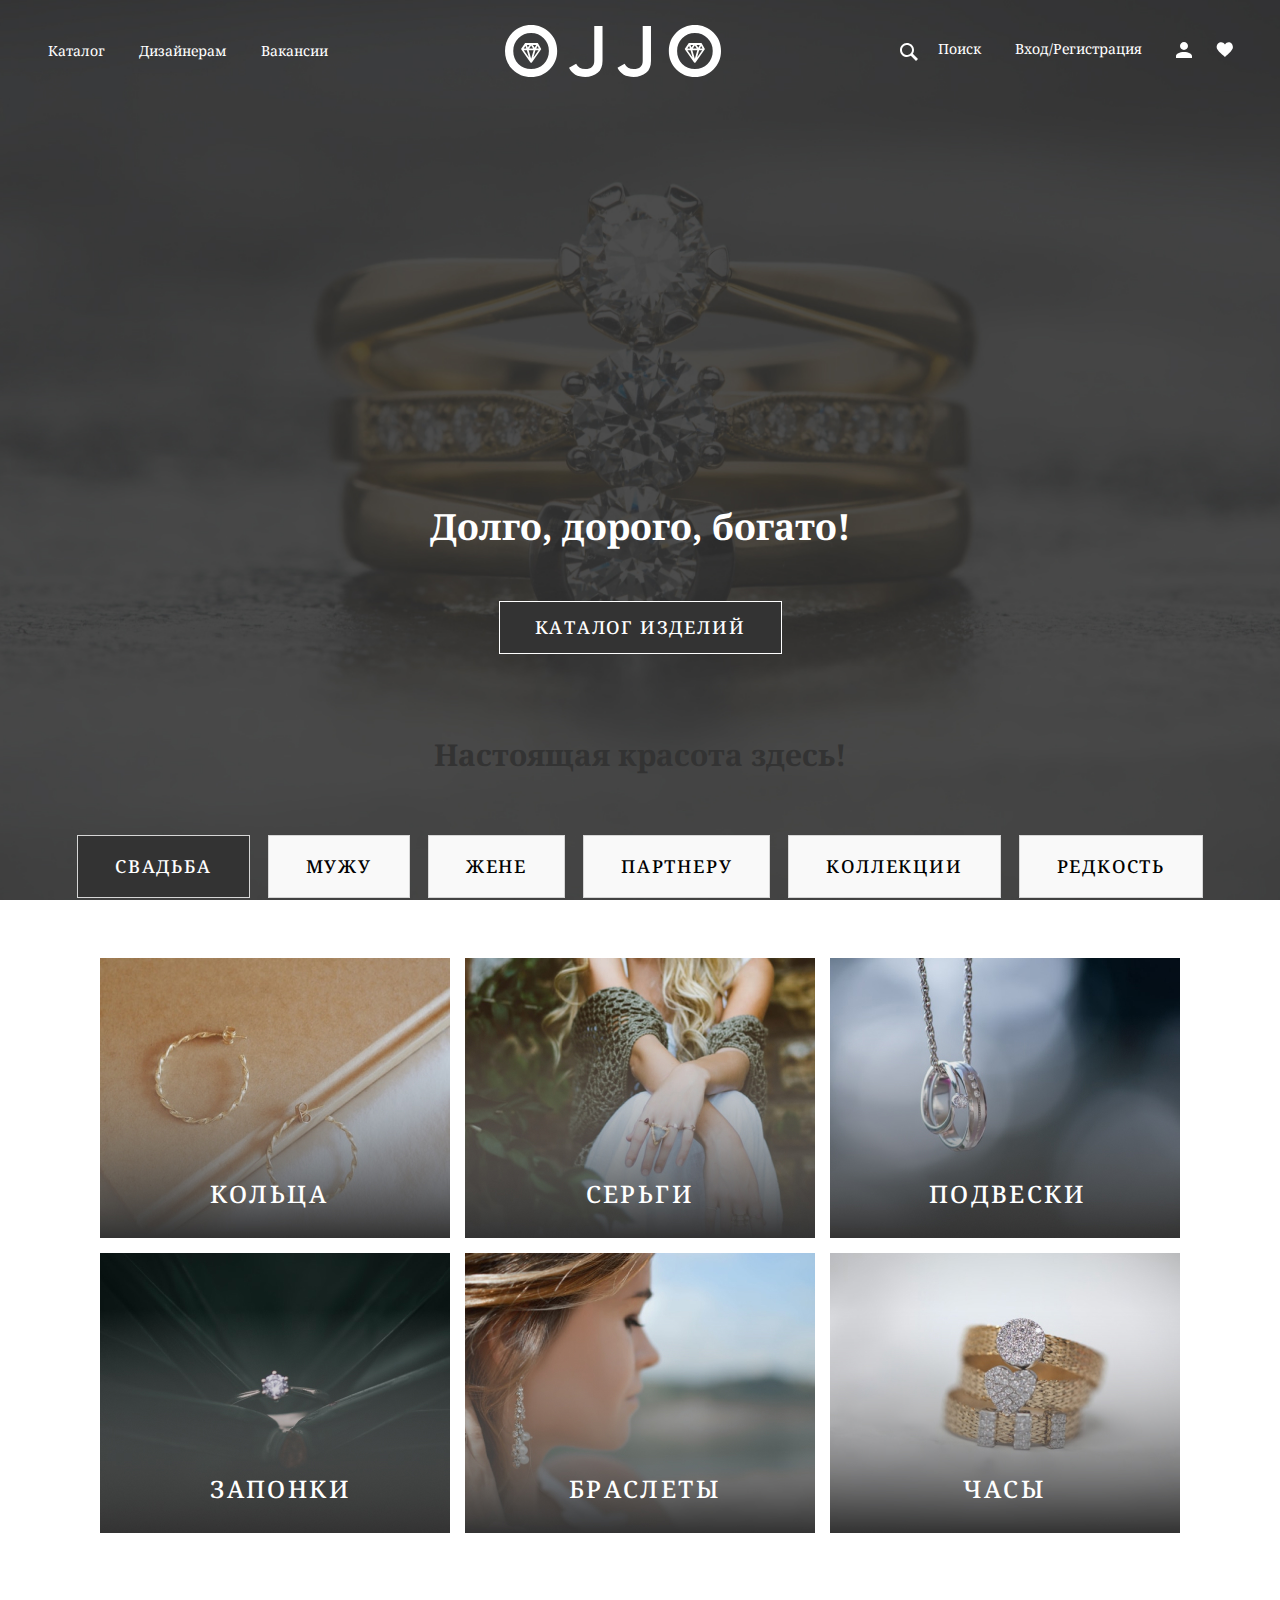
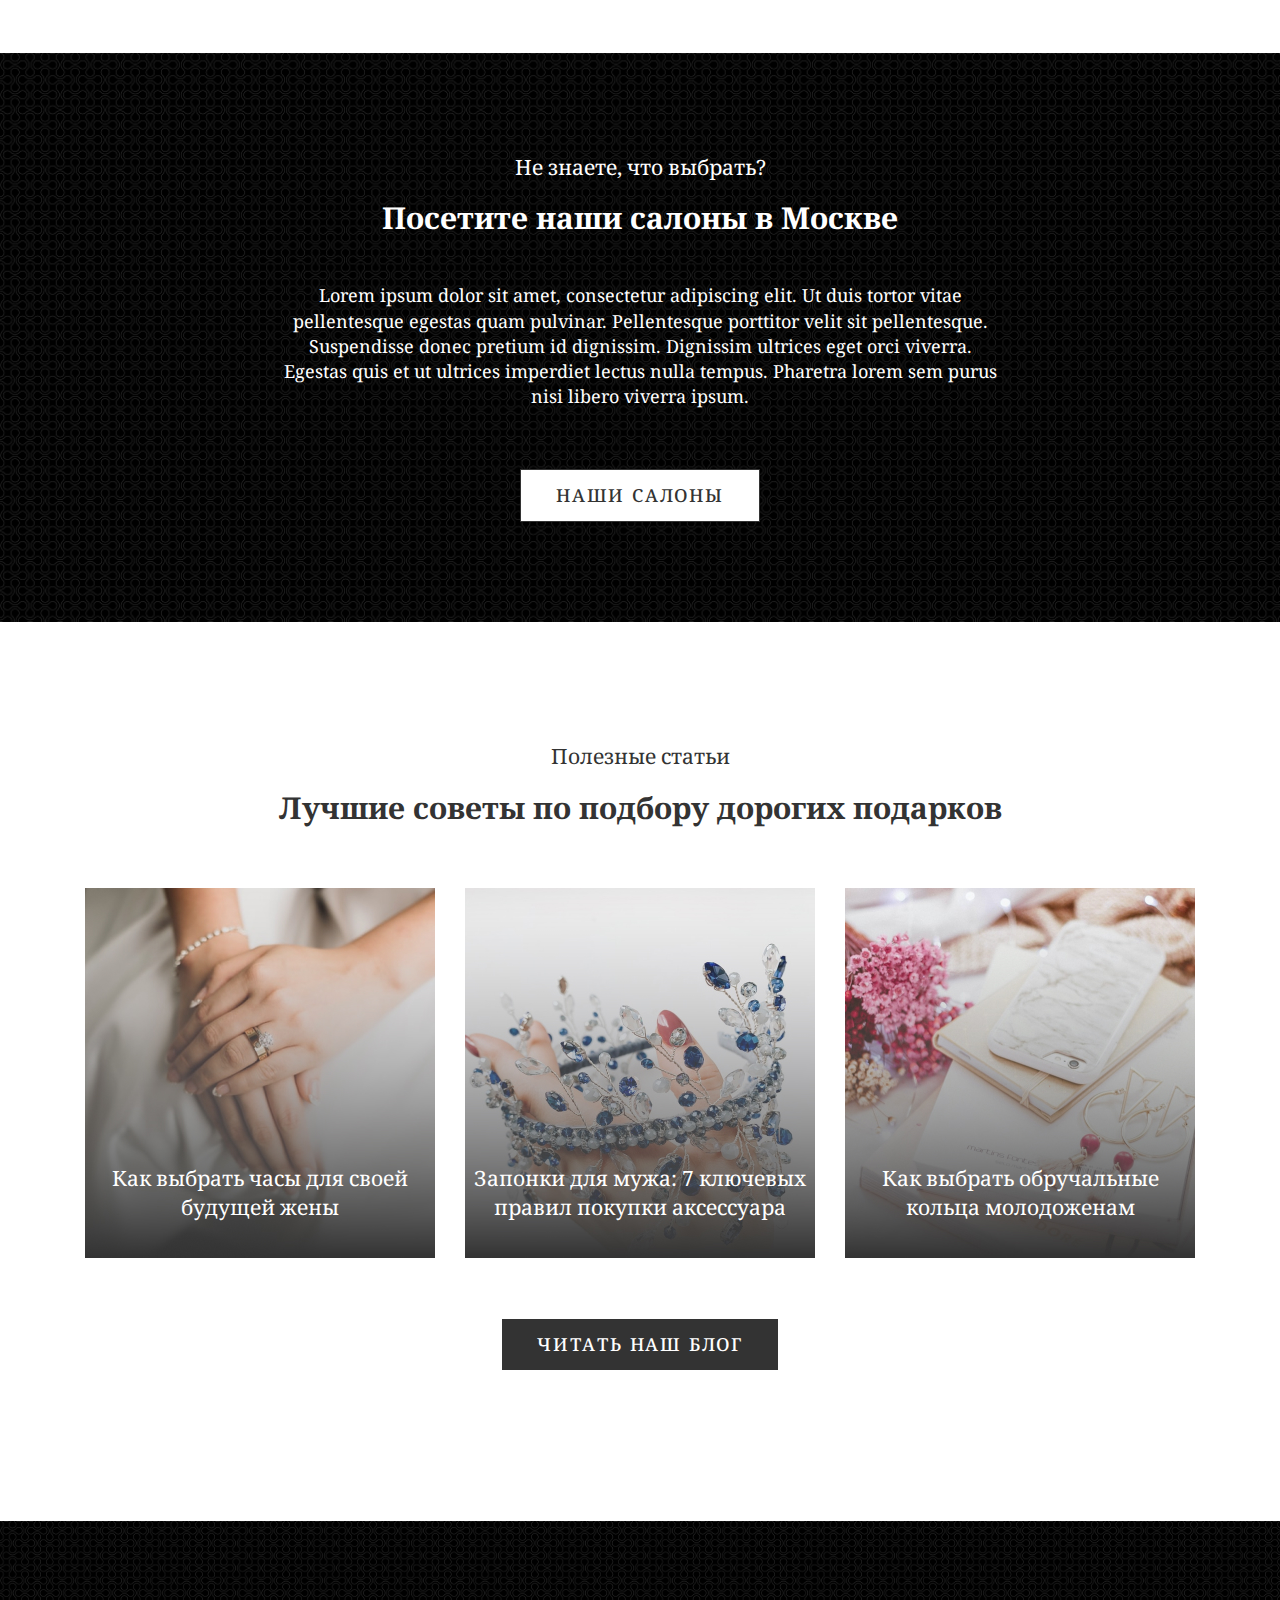
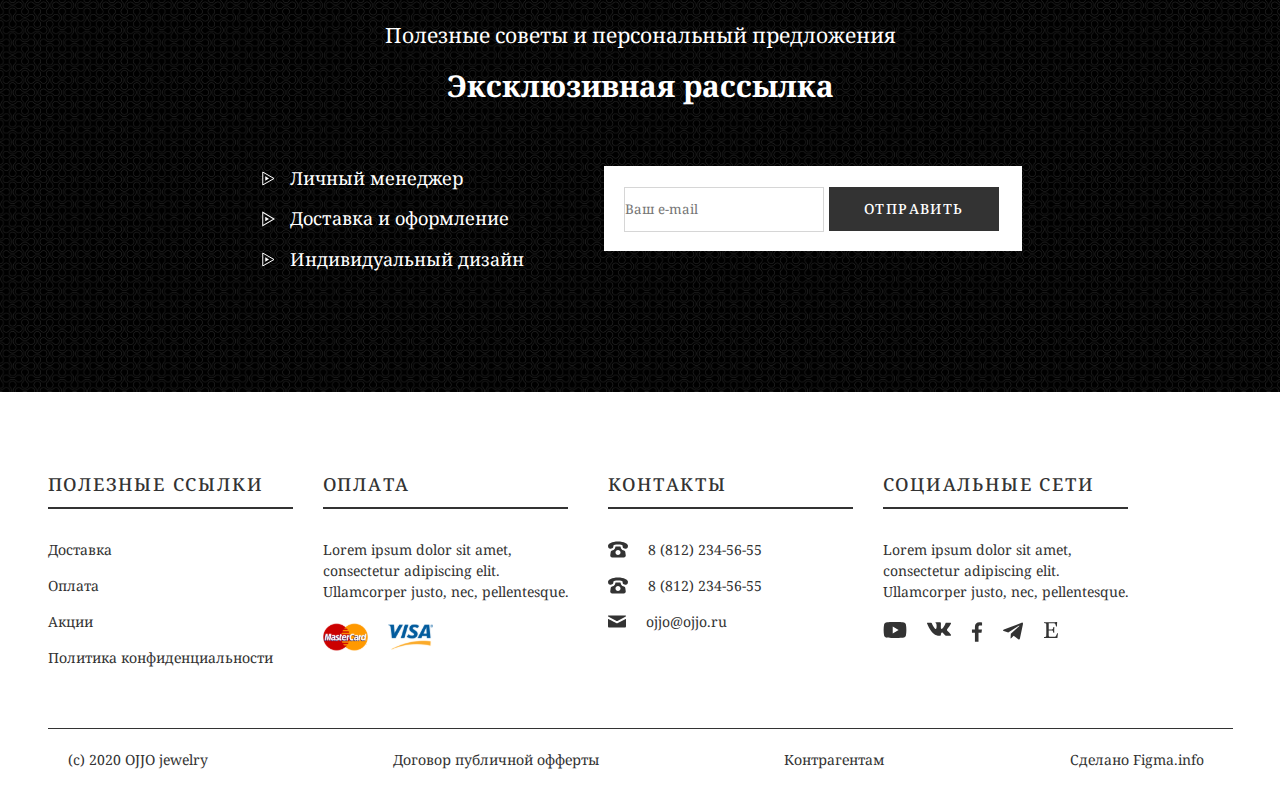
<file: index.html>
<!DOCTYPE html>
<html lang="ru">
<head>
    <meta charset="UTF-8">
    <meta http-equiv="X-UA-Compatible" content="IE=edge">
    <meta name="viewport" content="width=device-width, initial-scale=1.0">
    <title>OJJO</title>
    <link rel="stylesheet" href="css/style.css">
    <link rel="stylesheet" href="css/media.css">
    <link rel="stylesheet" href="css/reset.css">
</head>
<body>

    <header class="header">
        <div class="container">
            <div class="header__link">
                <div class="header__work">
                    <a class="header__work-contact" href="catalog.html">Каталог</a>
                    <a class="header__work-contact" href="#!">Дизайнерам</a>
                    <a class="header__work-contact" href="#!">Вакансии</a>
                </div>

                <div class="header__logo">
                    <a href="#!"><img src="img/logo.svg" alt="logo"></a>
                </div>

                <div class="header__nav">
                    <a href="#!" class="header__nav-1"><img src="img/icon/Lupa.svg" alt="logo"></a>
                    <a href="#!" class="header__nav-2">Поиск</a>
                    <a href="#!" class="header__nav-3">Вход/Регистрация</a>
                    <img src="img/icon/Human.svg" alt="Human" class="header__nav-4">
                    <img src="img/icon/like.svg" alt="like" class="header__nav-5">
                </div>
            </div>
        </div>
    </header>

    <!--header end-->

    <section class="section">
        <div class="container">
            <div class="section__button">
                <h1 class="section__header">Долго, дорого, богато!</h1>
                <a href="catalog.html" class="section__product">каталог изделий</a>
            </div>        
    </section>

    <!--section end-->

    <div class="fine">
        <div class="container">
            <img src="img/FINE.svg" alt="" class="fine__image">
            <img src="img/FINE.svg" alt="" class="fine__image">
            <img src="img/FINE.svg" alt="" class="fine__image">
            <img src="img/FINE.svg" alt="" class="fine__image">
            <img src="img/FINE.svg" alt="" class="fine__image">
            <img src="img/FINE.svg" alt="" class="fine__image">
        </div>
    </div>

    <!--fine end-->

    <div class="jeweler">
        <div class="container">
            <div class="jeweler__block">
                <h2 class="jeweler__title">Настоящая красота здесь!</h2>

                <div class="jeweler__nav">
                    <button class="jeweler__nav-list-active">Свадьба</button>
                    <button class="jeweler__nav-list">МУЖУ</button>
                    <button class="jeweler__nav-list">жене</button>
                    <button class="jeweler__nav-list">партнеру</button>
                    <button class="jeweler__nav-list">коллекции</button>
                    <button class="jeweler__nav-list">редкость</button>
                </div>

                <div class="jeweler__image-chapter">

                    <a href="#!" class="jeweler__image-1">
                        <h3 class="jeweler__image-title-1">Кольца</h3>
                    </a>

                    <a href="#!" class="jeweler__image-2">
                        <h3 class="jeweler__image-title-2">серьги</h3>
                    </a>

                    <a href="#!" class="jeweler__image-3">
                        <h3 class="jeweler__image-title-3">подвески</h3>
                    </a>

                    <a href="#!" class="jeweler__image-4">
                        <h3 class="jeweler__image-title-4">запонки</h3>
                    </a>

                    <a href="#!" class="jeweler__image-5">
                        <h3 class="jeweler__image-title-5">браслеты</h3>
                    </a>

                    <a href="#!" class="jeweler__image-6">
                        <h3 class="jeweler__image-title-6">часы</h3>
                    </a>

                </div>
            </div>
        </div>
    </div>

    <!--jeweler end-->

    <aside class="salons">
        <div class="container">
            <div class="aside__salons">
                <h2 class="salons__title">Не знаете, что выбрать?</h2>
                <h3 class="salons__title-2">Посетите наши салоны в Москве</h3>
                <p class="salons__text">Lorem ipsum dolor sit amet, consectetur adipiscing elit. Ut duis tortor vitae pellentesque egestas quam pulvinar. Pellentesque porttitor velit sit pellentesque. Suspendisse donec pretium id dignissim. Dignissim ultrices eget orci viverra. Egestas quis et ut ultrices imperdiet lectus nulla tempus. Pharetra lorem sem purus nisi libero viverra ipsum.</p>
                <button class="salons__button">наши салоны</button>
            </div>
        </div>
    </aside>

    <!--aside end-->

    <div class="blog">
        <div class="container">
        <div class="blog__block">

            <h2 class="blog__title">Полезные статьи</h2>
            <h3 class="blog__title-2">Лучшие советы по подбору дорогих подарков</h3>

            <div class="blog__choice">
                <a href="#!" class="blog__image-1">
                    <p class="blog__image-text-1">Как выбрать
                        часы для своей
                        будущей жены</p>
                </a>
                <a href="#!" class="blog__image-2">
                    <p class="blog__image-text-2">Запонки для мужа:
                        7 ключевых правил
                        покупки аксессуара</p>
                </a>
                <a href="#!" class="blog__image-3">
                    <p class="blog__image-text-3">Как выбрать
                        обручальные кольца
                        молодоженам</p>
                </a>
            </div>

            <button class="blog__button">
                читать наш блог
            </button>

        </div>
        </div>
    </div>

    <!--blog end-->

    <div class="advise">
        <div class="container">
            <div class="advise__block">
                <h2 class="advise__title">Полезные советы и персональный предложения</h2>
                <h3 class="advise__title-2">Эксклюзивная рассылка</h3>

                <div class="advise__block-2">

                    <div class="advise__play-block">
                    <a href="#!" class="advise__play">
                        <img src="img/play.svg" alt="" class="advise__image">Личный менеджер</a>
                    <a href="#!" class="advise__play">
                        <img src="img/play.svg" alt="" class="advise__image">Доставка и оформление</a>
                    <a href="#!" class="advise__play">
                        <img src="img/play.svg" alt="" class="advise__image">Индивидуальный дизайн</a>
                    </div>

                    <div class="advise__email">
                        <input type="text" placeholder="Ваш e-mail" class="advise__input">
                        <button class="advise__button">отправить</button>
                    </div>

                </div>
                
            </div>
        </div>
    </div>

    <!--advise end-->

    <footer class="footer">
        <div class="container">
            <div class="footer__block">

            <div class="footer__link-1">
                <div class="footer__link">
                    <h2 class="footer__title">Полезные ссылки</h2>
                    <div class="footer__border"></div>
                    <a href="#!" class="footer__link-list">Доставка</a>
                    <a href="#!" class="footer__link-list">Оплата</a>
                    <a href="#!" class="footer__link-list">Акции</a>
                    <a href="#!" class="footer__link-list">Политика конфиденциальности</a>
                </div>

                <div class="footer__link">
                    <h2 class="footer__title">оплата</h2>
                    <div class="footer__border"></div>
                    <p class="footer__text">Lorem ipsum dolor sit amet, consectetur adipiscing elit. Ullamcorper justo, nec, pellentesque.</p>
                <div class="footer__class-image">
                    <a href="#!" class="footer__link-list"><img src="img/icon/master.svg" alt="" class="footer__image"></a>
                    <a href="#!" class="footer__link-list"><img src="img/icon/visa.svg" alt="" class="footer__image"></a>
                </div>
                </div>
            </div>

            <div class="footer__link-2">
                <div class="footer__link">
                    <h2 class="footer__title">контакты</h2>
                    <div class="footer__border"></div>
                    <a href="#!" class="footer__link-list-icon"><img src="img/icon/phon.svg" alt="" class="footer__image-phon">8 (812) 234-56-55</a>
                    <a href="#!" class="footer__link-list-icon"><img src="img/icon/phon.svg" alt="" class="footer__image-phon">8 (812) 234-56-55</a>
                    <a href="#!" class="footer__link-list-icon"><img src="img/icon/cmc.svg" alt="" class="footer__image-cmc">ojjo@ojjo.ru</a>
                </div>

                <div class="footer__link">
                    <h2 class="footer__title">социальные сети</h2>
                    <div class="footer__border"></div>
                    <div class="footer__text">Lorem ipsum dolor sit amet, consectetur adipiscing elit. Ullamcorper justo, nec, pellentesque.</div>
                <div class="footer__link-social">
                    <a href="#!" class="footer__link-list"><img src="img/icon/youtube.svg" alt="" class="footer__image-social"></a>
                    <a href="#!" class="footer__link-list"><img src="img/icon/vk.svg" alt="" class="footer__image-social"></a>
                    <a href="#!" class="footer__link-list"><img src="img/icon/fasebook.svg" alt="" class="footer__image-social"></a>
                    <a href="#!" class="footer__link-list"><img src="img/icon/telegram.svg" alt="" class="footer__image-social"></a>
                    <a href="#!" class="footer__link-list"><img src="img/icon/Ector.svg" alt="" class="footer__image-social"></a>
                </div>
                </div>
            </div>

            </div>

            <div class="footer__end">
                <h2 class="footer__end-title">(c) 2020 OJJO jewelry</h2>
                <h2 class="footer__end-title">Договор публичной офферты</h2>
                <h2 class="footer__end-title">Контрагентам</h2>
                <h2 class="footer__end-title">Сделано Figma.info</h2>
            </div>
        </div>
    </footer>

</body>
</html>
</file>
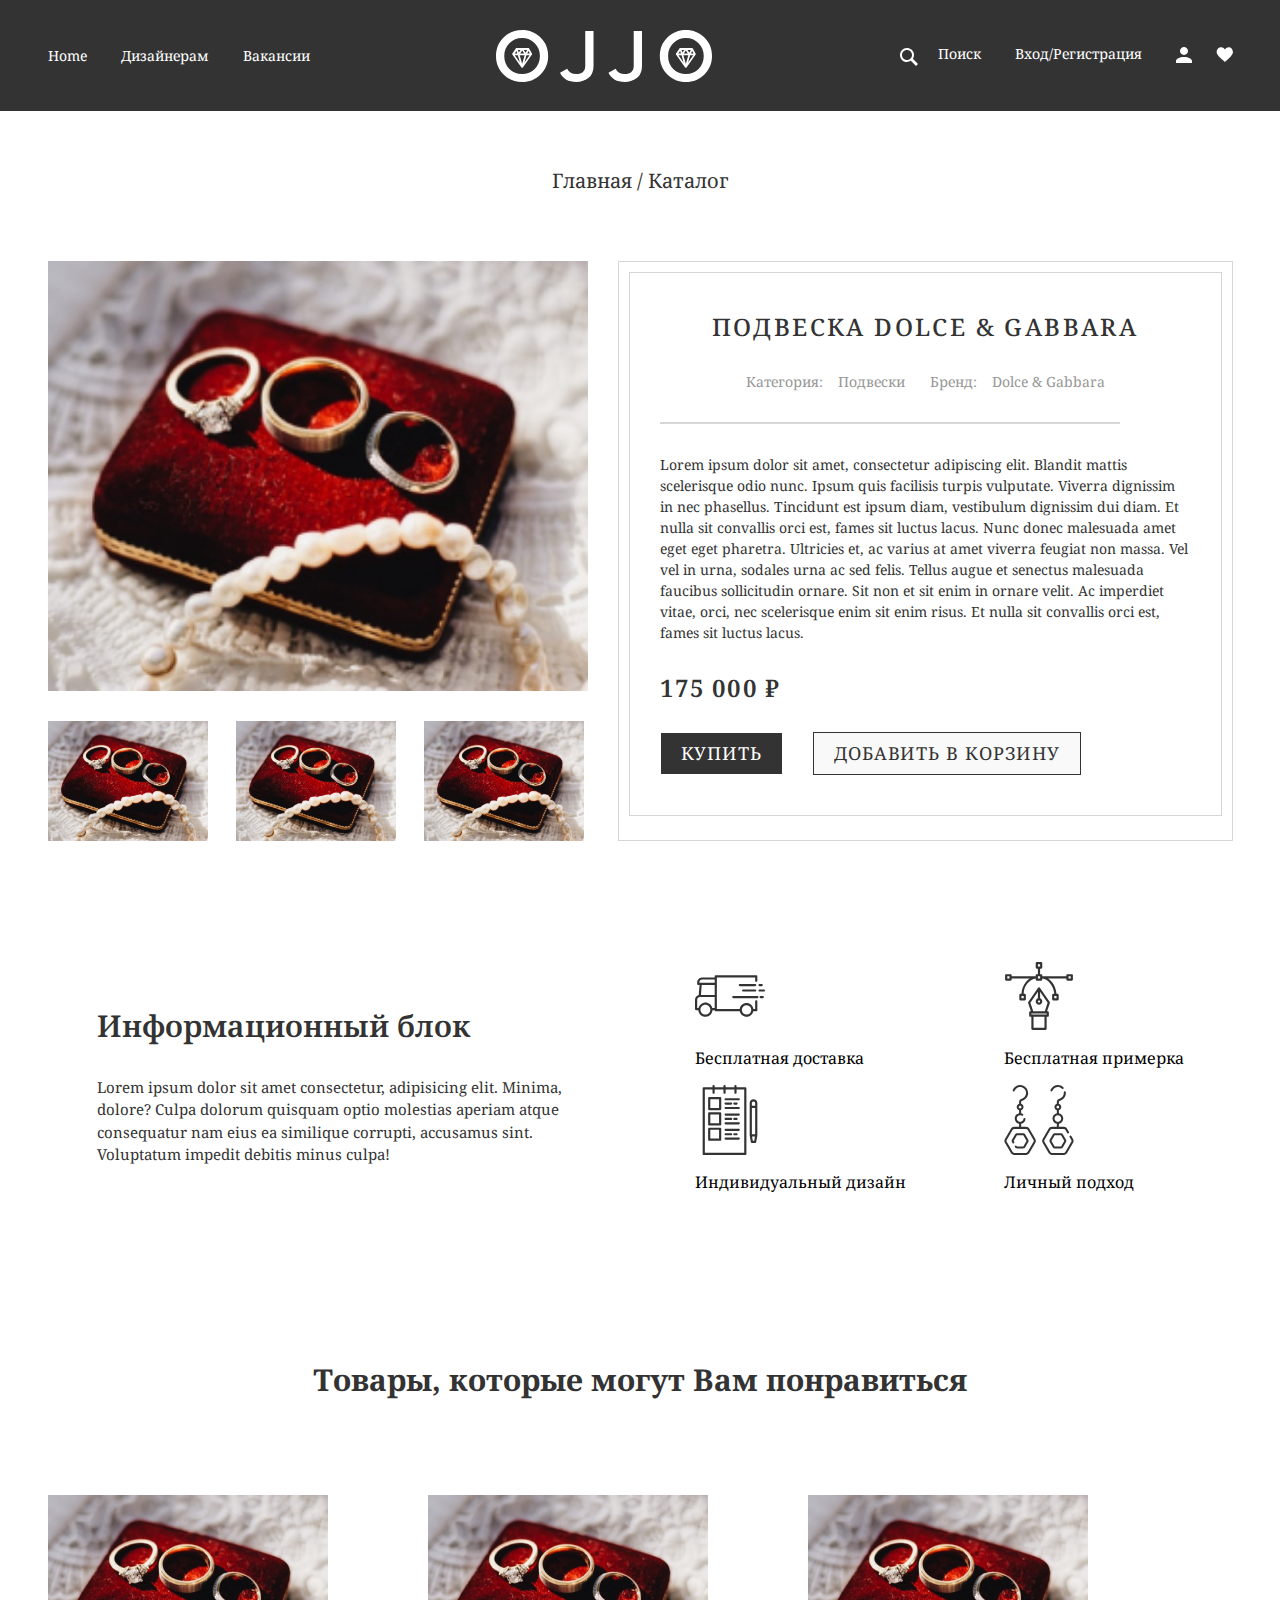
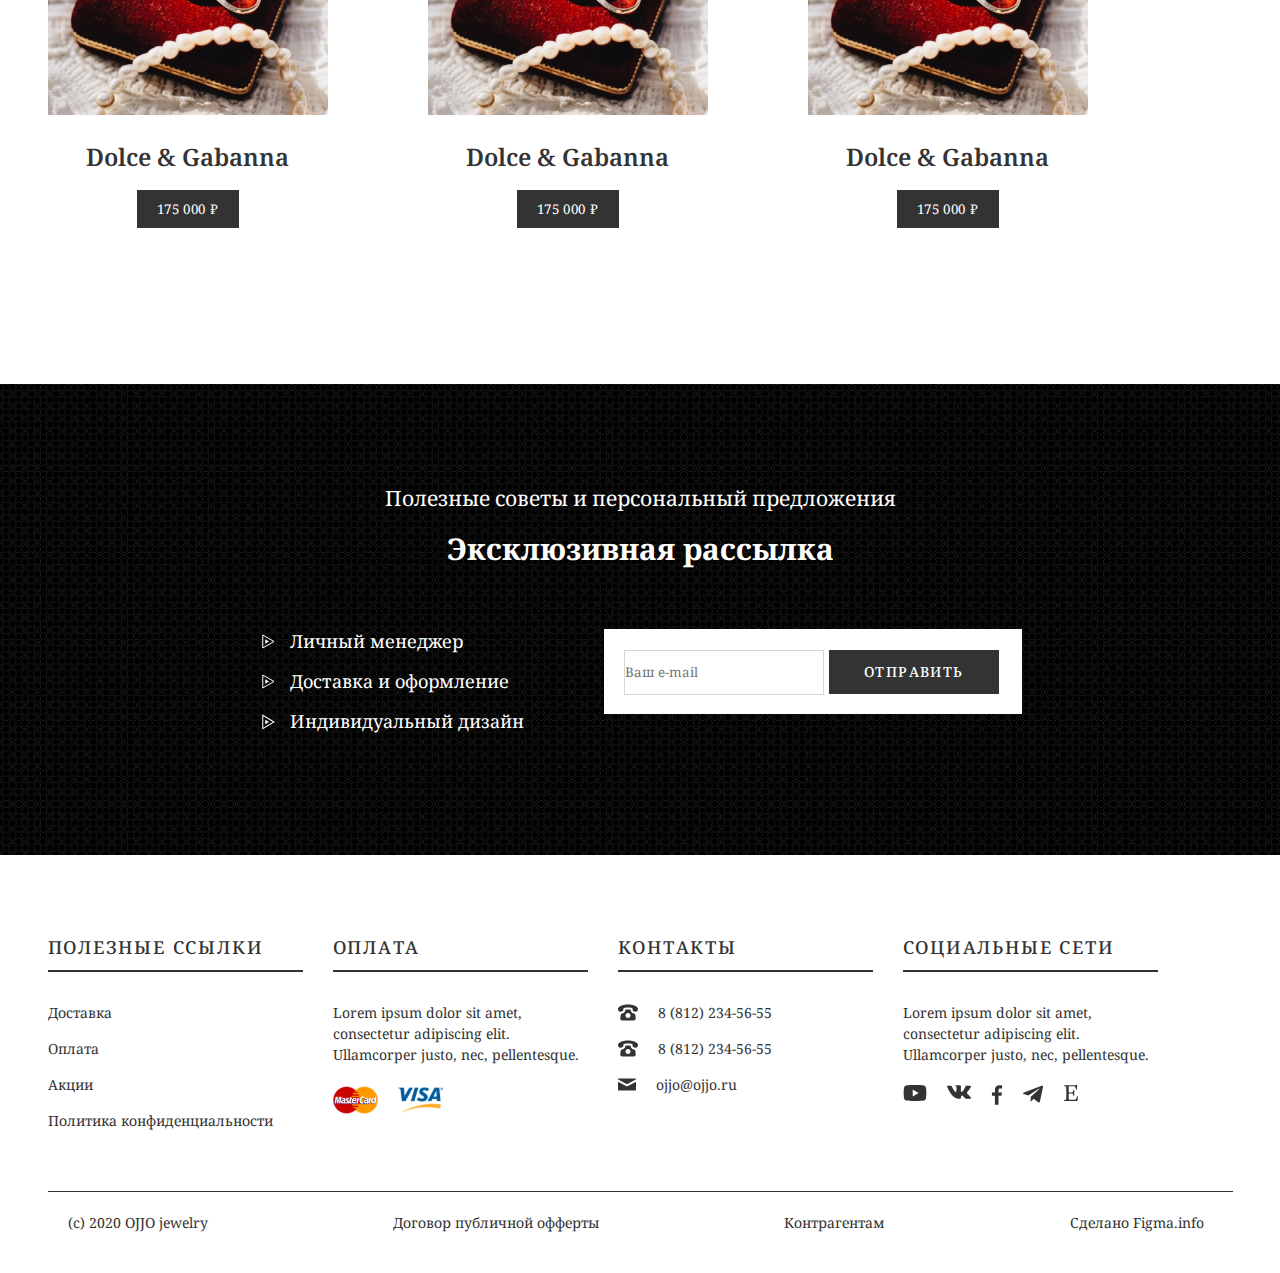
<file: Card-Product.html>
<!DOCTYPE html>
<html lang="en">
<head>
    <meta charset="UTF-8">
    <meta http-equiv="X-UA-Compatible" content="IE=edge">
    <meta name="viewport" content="width=device-width, initial-scale=1.0">
    <title>Card-Product</title>
    <link rel="stylesheet" href="Card-Product.css/Card-Product.css">
    <link rel="stylesheet" href="Card-Product.css/Card-Product-reser.css">
    <link rel="stylesheet" href="Card-Product.css/Card-Product-media.css">
</head>
<body>
    
    <header class="header">
        <div class="container">
            <div class="header__link">
                <div class="header__work">
                    <a class="header__work-contact" href="index.html">Home</a>
                    <a class="header__work-contact" href="#!">Дизайнерам</a>
                    <a class="header__work-contact" href="#!">Вакансии</a>
                </div>

                <div class="header__logo">
                    <a href="index.html"><img src="img/logo.svg" alt="logo"></a>
                </div>

                <div class="header__nav">
                    <a href="#!" class="header__nav-1"><img src="img/icon/Lupa.svg" alt="logo"></a>
                    <a href="#!" class="header__nav-2">Поиск</a>
                    <a href="#!" class="header__nav-3">Вход/Регистрация</a>
                    <img src="img/icon/Human.svg" alt="Human" class="header__nav-4">
                    <img src="img/icon/like.svg" alt="like" class="header__nav-5">
                </div>
            </div>
        </div>
    </header>

    <!--header end-->

    <div class="switching">
        <div class="container">
        <div class="switching__block">
            <a href="index.html" class="switching__link">Главная</a>
            <p class="switching__sleh">/</p>
            <a href="catalog.html" class="switching__link">Каталог</a>
        </div>
        </div>
    </div>

    <!--switching end-->

    <div class="card">
        <div class="container">
            <div class="card__block">

            <div class="card__image-block">
                <div class="card__image">
                    <img src="img/dolce&.jpg" alt="" class="card__image-big">
                </div>
                <div class="card__image-2">
                    <img src="img/dolce&.jpg" alt="" class="card__image-min">
                    <img src="img/dolce&.jpg" alt="" class="card__image-min">
                    <img src="img/dolce&.jpg" alt="" class="card__image-min">
                </div>
            </div>

                <div class="card__info">
                    <div class="card__border">
                        <h2 class="card__title">Подвеска Dolce & Gabbara</h2>
                        <ul class="card__list">
                            <li class="card__list-text">Категория:</li>
                            <li class="card__list-text">Подвески</li>
                            <li class="card__list-text">Бренд:</li>
                            <li class="card__list-text">Dolce & Gabbara</li>
                        </ul>

                        <div class="card__border-min"></div>

                        <div class="card__text">Lorem ipsum dolor sit amet, consectetur adipiscing elit. Blandit mattis scelerisque odio nunc. Ipsum quis facilisis turpis vulputate. Viverra dignissim in nec phasellus. Tincidunt est ipsum diam, vestibulum dignissim dui diam. Et nulla sit convallis orci est, fames sit luctus lacus. Nunc donec malesuada amet eget eget pharetra. Ultricies et, ac varius at amet viverra feugiat non massa.
                            Vel vel in urna, sodales urna ac sed felis. Tellus augue et senectus malesuada faucibus sollicitudin ornare. Sit non et sit enim in ornare velit. Ac imperdiet vitae, orci, nec scelerisque enim sit enim risus. 
                            Et nulla sit convallis orci est, fames sit luctus lacus. 
                            </div>
                            <div class="card__price">175 000 ₽</div>
                            
                            <div class="card__button">
                                <button class="card__buy">купить</button>
                                <button class="card__basket">добавить в корзину</button>
                            </div>

                    </div>
                </div>
            </div>
        </div>
    </div>

    <!--card end-->

    <div class="info">
        <div class="container">
            <div class="info__block">

            <div class="info__title-text">
                <h2 class="info__title">Информационный блок</h2>
                <p class="info__text">Lorem ipsum dolor sit amet consectetur, adipisicing elit. Minima, dolore? Culpa dolorum quisquam optio molestias aperiam atque consequatur nam eius ea similique corrupti, accusamus sint. Voluptatum impedit debitis minus culpa!</p>
            </div>

            <div class="info__image-shop">
                <img src="img/icon/delivery.svg" alt="" class="info__image">
                <p class="info__image-title">Бесплатная
                    доставка</p>
            
                <img src="img/icon/list.svg" alt="" class="info__image">
                <p class="info__image-title">Индивидуальный
                    дизайн</p>
            </div>  

            <div class="info__image-shop-2">
                <img src="img/icon/ribbon-design.svg" alt="" class="info__image">
                <p class="info__image-title">Бесплатная
                    примерка</p>
            
                <img src="img/icon/jewelry-sergi.svg" alt="" class="info__image">
                <p class="info__image-title">Личный
                    подход</p>
            </div>
            
            </div>
        </div>
    </div>

    <!--info end-->

    <section class="section">
        <div class="container">
            <div class="section__block">
                <div class="section__title">Товары, которые могут Вам понравиться</div>

                <div class="section__purchase">
                    <div class="section__dolce">
                        <a href="Card-Product.html" class="section__link"><img src="img/dolce&.jpg" alt="" class="section__image"></a>
                        <div class="section__name">Dolce & Gabanna</div>
                        <button class="section__button">175 000 ₽</button>
                    </div>
    
                    <div class="section__dolce">
                        <a href="Card-Product.html" class="section__link"><img src="img/dolce&.jpg" alt="" class="section__image"></a>
                        <div class="section__name">Dolce & Gabanna</div>
                        <button class="section__button">175 000 ₽</button>
                    </div>
    
                    <div class="section__dolce">
                        <a href="Card-Product.html" class="section__link"><img src="img/dolce&.jpg" alt="" class="section__image"></a>
                        <div class="section__name">Dolce & Gabanna</div>
                        <button class="section__button">175 000 ₽</button>
                    </div>
                </div>

            </div>
        </div>
    </section>

    <!--section end-->

    <div class="advise">
        <div class="container">
            <div class="advise__block">
                <h2 class="advise__title">Полезные советы и персональный предложения</h2>
                <h3 class="advise__title-2">Эксклюзивная рассылка</h3>

                <div class="advise__block-2">

                    <div class="advise__play-block">
                    <a href="#!" class="advise__play">
                        <img src="img/play.svg" alt="" class="advise__image">Личный менеджер</a>
                    <a href="#!" class="advise__play">
                        <img src="img/play.svg" alt="" class="advise__image">Доставка и оформление</a>
                    <a href="#!" class="advise__play">
                        <img src="img/play.svg" alt="" class="advise__image">Индивидуальный дизайн</a>
                    </div>

                    <div class="advise__email">
                        <input type="text" placeholder="Ваш e-mail" class="advise__input">
                        <button class="advise__button">отправить</button>
                    </div>

                </div>
                
            </div>
        </div>
    </div>

    <!--advise end-->

    <footer class="footer">
        <div class="container">
            <div class="footer__block">

                <div class="footer__link">
                    <h2 class="footer__title">Полезные ссылки</h2>
                    <div class="footer__border"></div>
                    <a href="#!" class="footer__link-list">Доставка</a>
                    <a href="#!" class="footer__link-list">Оплата</a>
                    <a href="#!" class="footer__link-list">Акции</a>
                    <a href="#!" class="footer__link-list">Политика конфиденциальности</a>
                </div>

                <div class="footer__link">
                    <h2 class="footer__title">оплата</h2>
                    <div class="footer__border"></div>
                    <p class="footer__text">Lorem ipsum dolor sit amet, consectetur adipiscing elit. Ullamcorper justo, nec, pellentesque.</p>
                <div class="footer__class-image">
                    <a href="#!" class="footer__link-list"><img src="img/icon/master.svg" alt="" class="footer__image"></a>
                    <a href="#!" class="footer__link-list"><img src="img/icon/visa.svg" alt="" class="footer__image"></a>
                </div>
                </div>

                <div class="footer__link">
                    <h2 class="footer__title">контакты</h2>
                    <div class="footer__border"></div>
                    <a href="#!" class="footer__link-list-icon"><img src="img/icon/phon.svg" alt="" class="footer__image-phon">8 (812) 234-56-55</a>
                    <a href="#!" class="footer__link-list-icon"><img src="img/icon/phon.svg" alt="" class="footer__image-phon">8 (812) 234-56-55</a>
                    <a href="#!" class="footer__link-list-icon"><img src="img/icon/cmc.svg" alt="" class="footer__image-cmc">ojjo@ojjo.ru</a>
                </div>

                <div class="footer__link">
                    <h2 class="footer__title">социальные сети</h2>
                    <div class="footer__border"></div>
                    <div class="footer__text">Lorem ipsum dolor sit amet, consectetur adipiscing elit. Ullamcorper justo, nec, pellentesque.</div>
                <div class="footer__link-social">
                    <a href="#!" class="footer__link-list"><img src="img/icon/youtube.svg" alt="" class="footer__image-social"></a>
                    <a href="#!" class="footer__link-list"><img src="img/icon/vk.svg" alt="" class="footer__image-social"></a>
                    <a href="#!" class="footer__link-list"><img src="img/icon/fasebook.svg" alt="" class="footer__image-social"></a>
                    <a href="#!" class="footer__link-list"><img src="img/icon/telegram.svg" alt="" class="footer__image-social"></a>
                    <a href="#!" class="footer__link-list"><img src="img/icon/Ector.svg" alt="" class="footer__image-social"></a>
                </div>
                </div>

            </div>

            <div class="footer__end">
                <h2 class="footer__end-title">(c) 2020 OJJO jewelry</h2>
                <h2 class="footer__end-title">Договор публичной офферты</h2>
                <h2 class="footer__end-title">Контрагентам</h2>
                <h2 class="footer__end-title">Сделано Figma.info</h2>
            </div>
        </div>
    </footer>

</body>
</html>
</file>
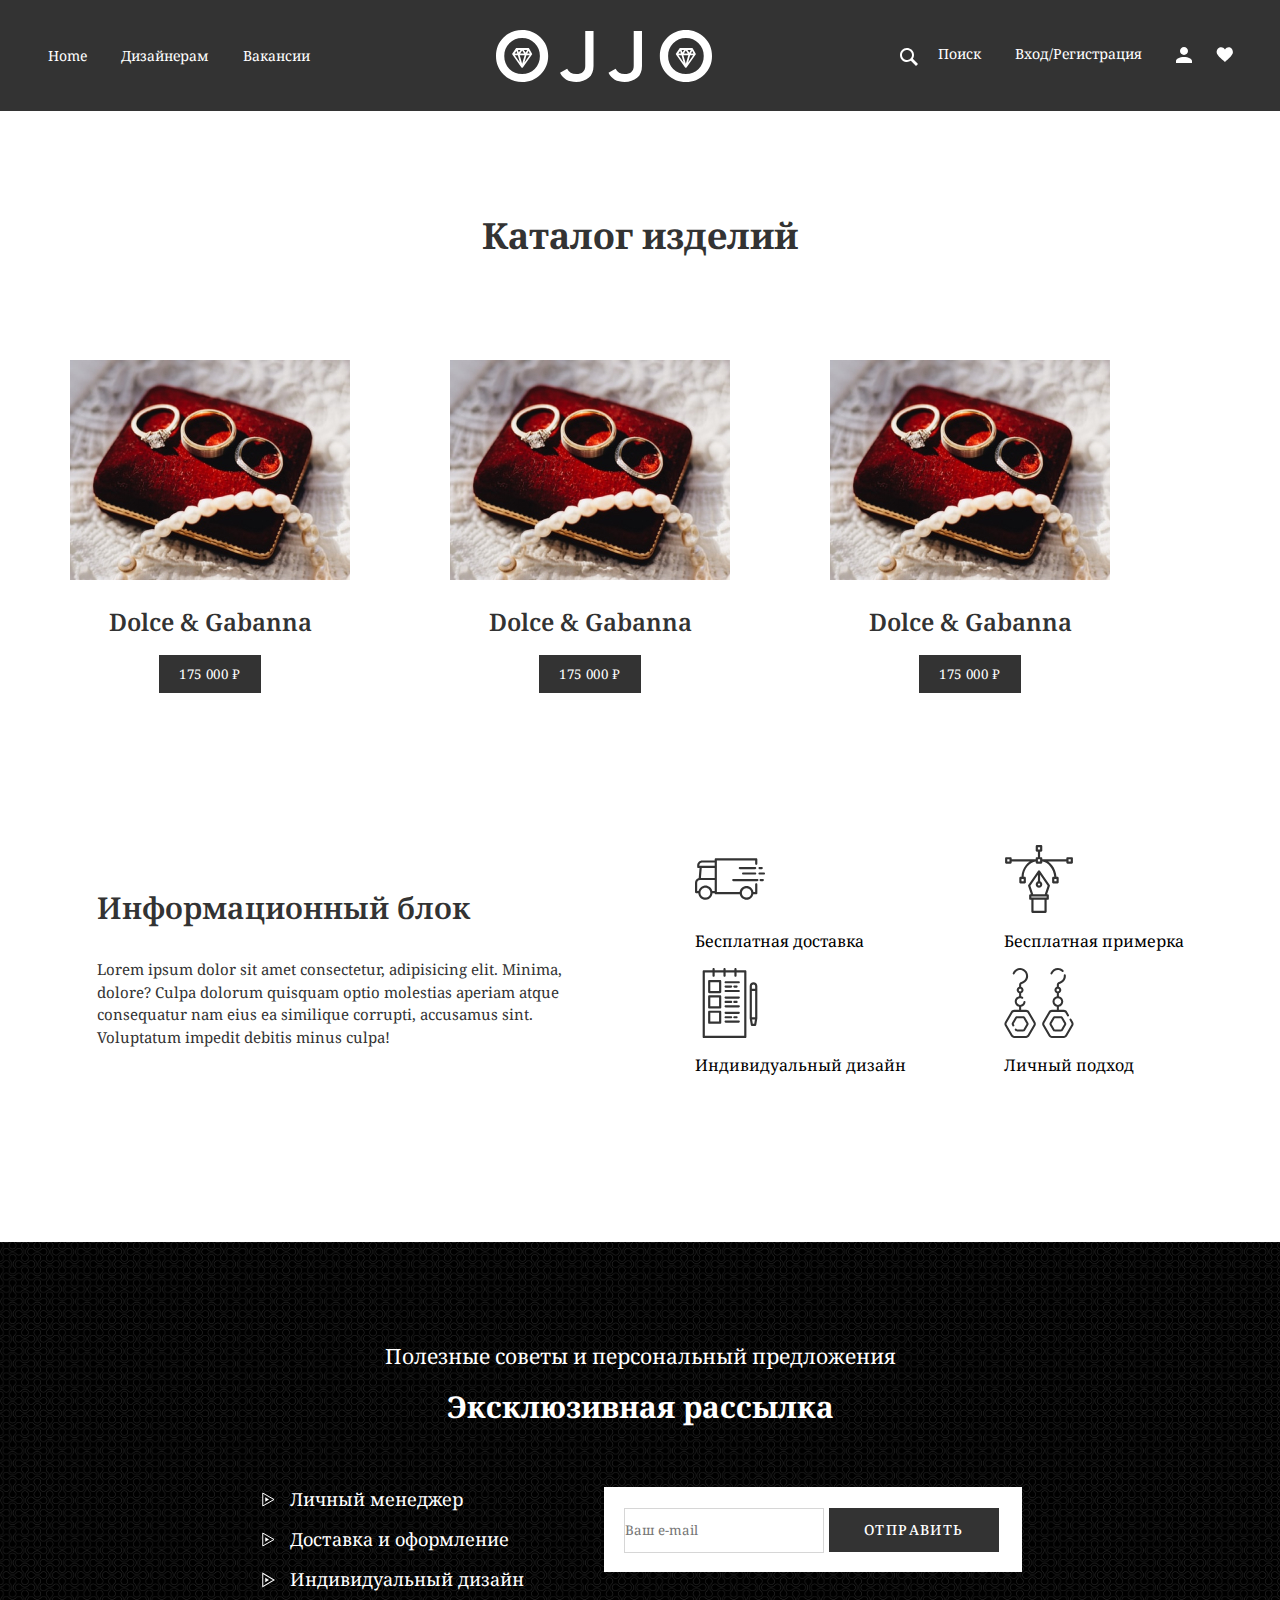
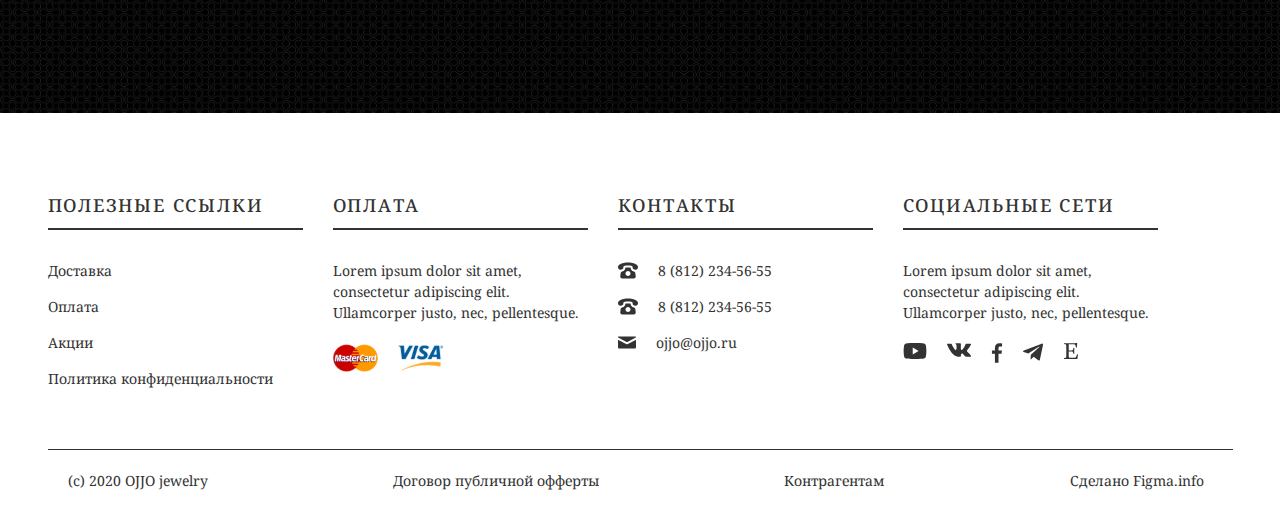
<file: catalog.html>
<!DOCTYPE html>
<html lang="en">
<head>
    <meta charset="UTF-8">
    <meta http-equiv="X-UA-Compatible" content="IE=edge">
    <meta name="viewport" content="width=device-width, initial-scale=1.0">
    <title>catalog</title>
    <link rel="stylesheet" href="catalog.css/catalog.css">
    <link rel="stylesheet" href="catalog.css/catalog-reset.css">
    <link rel="stylesheet" href="catalog.css/catalog-media.css">
</head>
<body>
    
    <header class="header">
        <div class="container">
            <div class="header__link">
                <div class="header__work">
                    <a class="header__work-contact" href="index.html">Home</a>
                    <a class="header__work-contact" href="#!">Дизайнерам</a>
                    <a class="header__work-contact" href="#!">Вакансии</a>
                </div>

                <div class="header__logo">
                    <a href="index.html"><img src="img/logo.svg" alt="logo"></a>
                </div>

                <div class="header__nav">
                    <a href="#!" class="header__nav-1"><img src="img/icon/Lupa.svg" alt="logo"></a>
                    <a href="#!" class="header__nav-2">Поиск</a>
                    <a href="#!" class="header__nav-3">Вход/Регистрация</a>
                    <img src="img/icon/Human.svg" alt="Human" class="header__nav-4">
                    <img src="img/icon/like.svg" alt="like" class="header__nav-5">
                </div>
            </div>
        </div>
    </header>

    <!--header end-->

    <section class="section">
        <div class="container">
            <div class="section__block">
                <h1 class="section__title">Каталог изделий</h1>
            <div class="section__purchase">
                <div class="section__dolce">
                    <a href="Card-Product.html" class="section__link"><img src="img/dolce&.jpg" alt="" class="section__image"></a>
                    <div class="section__name">Dolce & Gabanna</div>
                    <button class="section__button">175 000 ₽</button>
                </div>

                <div class="section__dolce">
                    <a href="Card-Product.html" class="section__link"><img src="img/dolce&.jpg" alt="" class="section__image"></a>
                    <div class="section__name">Dolce & Gabanna</div>
                    <button class="section__button">175 000 ₽</button>
                </div>

                <div class="section__dolce">
                    <a href="Card-Product.html" class="section__link"><img src="img/dolce&.jpg" alt="" class="section__image"></a>
                    <div class="section__name">Dolce & Gabanna</div>
                    <button class="section__button">175 000 ₽</button>
                </div>
            </div>

            </div>
        </div>
    </section>

    <div class="info">
        <div class="container">
            <div class="info__block">

            <div class="info__title-text">
                <h2 class="info__title">Информационный блок</h2>
                <p class="info__text">Lorem ipsum dolor sit amet consectetur, adipisicing elit. Minima, dolore? Culpa dolorum quisquam optio molestias aperiam atque consequatur nam eius ea similique corrupti, accusamus sint. Voluptatum impedit debitis minus culpa!</p>
            </div>

            <div class="info__image-shop">
                <img src="img/icon/delivery.svg" alt="" class="info__image">
                <p class="info__image-title">Бесплатная
                    доставка</p>
            
                <img src="img/icon/list.svg" alt="" class="info__image">
                <p class="info__image-title">Индивидуальный
                    дизайн</p>
            </div>  

            <div class="info__image-shop-2">
                <img src="img/icon/ribbon-design.svg" alt="" class="info__image">
                <p class="info__image-title">Бесплатная
                    примерка</p>
            
                <img src="img/icon/jewelry-sergi.svg" alt="" class="info__image">
                <p class="info__image-title">Личный
                    подход</p>
            </div>
            
            </div>
        </div>
    </div>


    <!--info end-->

    <div class="advise">
        <div class="container">
            <div class="advise__block">
                <h2 class="advise__title">Полезные советы и персональный предложения</h2>
                <h3 class="advise__title-2">Эксклюзивная рассылка</h3>

                <div class="advise__block-2">

                    <div class="advise__play-block">
                    <a href="#!" class="advise__play">
                        <img src="img/play.svg" alt="" class="advise__image">Личный менеджер</a>
                    <a href="#!" class="advise__play">
                        <img src="img/play.svg" alt="" class="advise__image">Доставка и оформление</a>
                    <a href="#!" class="advise__play">
                        <img src="img/play.svg" alt="" class="advise__image">Индивидуальный дизайн</a>
                    </div>

                    <div class="advise__email">
                        <input type="text" placeholder="Ваш e-mail" class="advise__input">
                        <button class="advise__button">отправить</button>
                    </div>

                </div>
                
            </div>
        </div>
    </div>

    <!--advise end-->

    <footer class="footer">
        <div class="container">
            <div class="footer__block">

                <div class="footer__link">
                    <h2 class="footer__title">Полезные ссылки</h2>
                    <div class="footer__border"></div>
                    <a href="#!" class="footer__link-list">Доставка</a>
                    <a href="#!" class="footer__link-list">Оплата</a>
                    <a href="#!" class="footer__link-list">Акции</a>
                    <a href="#!" class="footer__link-list">Политика конфиденциальности</a>
                </div>

                <div class="footer__link">
                    <h2 class="footer__title">оплата</h2>
                    <div class="footer__border"></div>
                    <p class="footer__text">Lorem ipsum dolor sit amet, consectetur adipiscing elit. Ullamcorper justo, nec, pellentesque.</p>
                <div class="footer__class-image">
                    <a href="#!" class="footer__link-list"><img src="img/icon/master.svg" alt="" class="footer__image"></a>
                    <a href="#!" class="footer__link-list"><img src="img/icon/visa.svg" alt="" class="footer__image"></a>
                </div>
                </div>

                <div class="footer__link">
                    <h2 class="footer__title">контакты</h2>
                    <div class="footer__border"></div>
                    <a href="#!" class="footer__link-list-icon"><img src="img/icon/phon.svg" alt="" class="footer__image-phon">8 (812) 234-56-55</a>
                    <a href="#!" class="footer__link-list-icon"><img src="img/icon/phon.svg" alt="" class="footer__image-phon">8 (812) 234-56-55</a>
                    <a href="#!" class="footer__link-list-icon"><img src="img/icon/cmc.svg" alt="" class="footer__image-cmc">ojjo@ojjo.ru</a>
                </div>

                <div class="footer__link">
                    <h2 class="footer__title">социальные сети</h2>
                    <div class="footer__border"></div>
                    <div class="footer__text">Lorem ipsum dolor sit amet, consectetur adipiscing elit. Ullamcorper justo, nec, pellentesque.</div>
                <div class="footer__link-social">
                    <a href="#!" class="footer__link-list"><img src="img/icon/youtube.svg" alt="" class="footer__image-social"></a>
                    <a href="#!" class="footer__link-list"><img src="img/icon/vk.svg" alt="" class="footer__image-social"></a>
                    <a href="#!" class="footer__link-list"><img src="img/icon/fasebook.svg" alt="" class="footer__image-social"></a>
                    <a href="#!" class="footer__link-list"><img src="img/icon/telegram.svg" alt="" class="footer__image-social"></a>
                    <a href="#!" class="footer__link-list"><img src="img/icon/Ector.svg" alt="" class="footer__image-social"></a>
                </div>
                </div>

            </div>

            <div class="footer__end">
                <h2 class="footer__end-title">(c) 2020 OJJO jewelry</h2>
                <h2 class="footer__end-title">Договор публичной офферты</h2>
                <h2 class="footer__end-title">Контрагентам</h2>
                <h2 class="footer__end-title">Сделано Figma.info</h2>
            </div>
        </div>
    </footer>

</body>
</html>
</file>
<file: css/style.css>
@import url(https://fonts.googleapis.com/css2?family=Noto+Serif:wght@400;700&family=Poppins:wght@400;500&display=swap);

body {
    font-family: 'Noto Serif', serif;
    background: url("../img/crown.jpg");
    background-repeat: no-repeat;
    background-size: cover;
}

.container {
    max-width: 1255px;
    padding: 0 35px;
    margin: 0 auto;
}

/*header start*/

.header {
    padding-bottom: 425px;
}

.header__link {
    display: flex;
    align-items: center;
    justify-content: space-between;
    margin-top: 25px;
}

.header__work-contact {
    color: #ffffff;
    padding-right: 30px;
}

.header__work-contact:last-child {
    padding-right: 0;
}

.header__nav-1 {
    padding-right: 16px;
}

.header__nav-2 {
    padding-right: 30px;
    color: #ffffff;
}

.header__nav-3 {
    padding-right: 30px;
    color: #ffffff;
}

.header__nav-4 {
    padding-right: 20px;
}

/*header end*/

/*section start*/

.section__header {
    font-weight: 700;
    font-size: 36px;
    line-height: 49px;
    text-align: center;
    color: #ffffff;
    padding-bottom: 50px;
}

.section__button {
    display: flex;
    flex-direction: column;
    align-items: center;
}

.section__product {
    border: 1px solid #FFFFFF;
    background: #333333;
    padding: 15px 35px;
    font-weight: 500;
    font-size: 18px;
    line-height: 21px;
    text-align: center;
    letter-spacing: 0.1em;
    text-transform: uppercase;
    margin-bottom: 80px;
    color: #ffffff
    
    
}

.section__border {
    width: 1920px;
    border: 1px solid #FFFFFF;
}

/*section end*/


/*fine start*/

.fine {
    border-top: 1px solid #FFFFFF;
    margin-bottom: 130px;
}

.fine__image {
    padding-right: 30px;
}

.fine__image:last-child {
    padding-right: 0px;
}

/*fine end*/


/*jeweler start*/

.jeweler__title {
    font-weight: 700;
    font-size: 30px;
    line-height: 41px;
    text-align: center;
    color: #333333;
    margin-bottom: 60px;
}

.jeweler__nav {
    display: flex;
    justify-content: center;
    margin-bottom: 60px;
}

.jeweler__nav-list-active {
    border: 1px solid #D6D6D6;
    background: #333333;
    padding: 20px 37px;
    font-weight: 500;
    font-size: 18px;
    line-height: 21px;
    text-align: center;
    letter-spacing: 0.1em;
    text-transform: uppercase;
    color: #FFFFFF;
    margin-right: 18px;
}

.jeweler__nav-list {
    border: 1px solid #D6D6D6;
    background: #F9F9F9;
    padding: 20px 37px;
    font-weight: 500;
    font-size: 18px;
    line-height: 21px;
    text-align: center;
    letter-spacing: 0.1em;
    text-transform: uppercase;
    margin-right: 18px;
}

.jeweler__nav-list:last-child {
    margin-right: 0px;
}

.jeweler__image-chapter {
    display: flex;
    flex-wrap: wrap;
    justify-content: center;
    margin-bottom: 120px;
}

.jeweler__image-1 {
    background-image: url('../img/jeweler/Кольца.jpg');
    background-repeat: no-repeat;
    width: 350px;
    height: 280px;
    margin-right: 15px;
    margin-bottom: 15px;
    position: relative;
}

.jeweler__image-title-1 {
    position: absolute;
    bottom: 30px;
    right: 122px;
    font-weight: 500;
    font-size: 24px;
    line-height: 28px;
    text-align: center;
    letter-spacing: 0.1em;
    text-transform: uppercase;
    color: #FFFFFF;
}

.jeweler__image-2 {
    background-image: url('../img/jeweler/Украшение.jpg');
    background-repeat: no-repeat;
    width: 350px;
    height: 280px;
    margin-right: 15px;
    position: relative;
}

.jeweler__image-title-2 {
    position: absolute;
    bottom: 30px;
    right: 122px;
    font-weight: 500;
    font-size: 24px;
    line-height: 28px;
    text-align: center;
    letter-spacing: 0.1em;
    text-transform: uppercase;
    color: #FFFFFF;
}

.jeweler__image-3 {
    background-image: url('../img/jeweler/Подвески.jpg');
    background-repeat: no-repeat;
    width: 350px;
    height: 280px;
    position: relative;
}

.jeweler__image-title-3 {
    position: absolute;
    bottom: 30px;
    right: 95px;
    font-weight: 500;
    font-size: 24px;
    line-height: 28px;
    text-align: center;
    letter-spacing: 0.1em;
    text-transform: uppercase;
    color: #FFFFFF;
}

.jeweler__image-4 {
    background-image: url('../img/jeweler/Запонки.jpg');
    background-repeat: no-repeat;
    width: 350px;
    height: 280px;
    margin-right: 15px;
    position: relative;
}

.jeweler__image-title-4 {
    position: absolute;
    bottom: 30px;
    right: 100px;
    font-weight: 500;
    font-size: 24px;
    line-height: 28px;
    text-align: center;
    letter-spacing: 0.1em;
    text-transform: uppercase;
    color: #FFFFFF;
}

.jeweler__image-5 {
    background-image: url('../img/jeweler/Серьги.jpg');
    background-repeat: no-repeat;
    width: 350px;
    height: 280px;
    margin-right: 15px;
    position: relative;
}

.jeweler__image-title-5 {
    position: absolute;
    bottom: 30px;
    right: 95px;
    font-weight: 500;
    font-size: 24px;
    line-height: 28px;
    text-align: center;
    letter-spacing: 0.1em;
    text-transform: uppercase;
    color: #FFFFFF;
}

.jeweler__image-6 {
    background-image: url('../img/jeweler/Кольца-2.jpg');
    background-repeat: no-repeat;
    width: 350px;
    height: 280px;
    position: relative;
}

.jeweler__image-title-6 {
    position: absolute;
    bottom: 30px;
    right: 135px;
    font-weight: 500;
    font-size: 24px;
    line-height: 28px;
    text-align: center;
    letter-spacing: 0.1em;
    text-transform: uppercase;
    color: #FFFFFF;
}

/*jeweler end*/

/*salons start*/

.salons {
    background-image: url('../img/fons.png');
    background-repeat: no-repeat;
    background-size: cover;
    margin-bottom: 120px;
}

.aside__salons {
    display: flex;
    flex-direction: column;
    align-items: center;
}

.salons__title {
    margin-top: 100px;
    font-size: 21px;
    line-height: 140%;
    text-align: center;
    color: #FFFFFF;
    margin-bottom: 15px;
}

.salons__title-2 {
    font-weight: 700;
    font-size: 30px;
    line-height: 41px;
    text-align: center;
    color: #FFFFFF;
    margin-bottom: 45px;
}

.salons__text {
    font-size: 18px;
    line-height: 140%;
    text-align: center;
    color: #FFFFFF;
    width: 730px;
    margin-bottom: 60px;
}

.salons__button {
    border: 1px solid #333333;
    background: #FFFFFF;
    padding: 15px 35px;
    font-weight: 500;
    font-size: 18px;
    line-height: 21px;
    text-align: center;
    letter-spacing: 0.1em;
    text-transform: uppercase;
    color: #333333;
    margin-bottom: 100px;
}

/*salons end*/

/*blog start*/

.blog__block {
    display: flex;
    flex-direction: column;
    align-items: center;
    margin-bottom: 150px;
}

.blog__title {
    font-size: 21px;
    line-height: 140%;
    text-align: center;
    color: #333333;
    margin-bottom: 15px;
}

.blog__title-2 {
    font-weight: 700;
    font-size: 30px;
    line-height: 41px;
    text-align: center;
    color: #333333;
    margin-bottom: 60px;
}

.blog__choice {
    display: flex;
    margin-bottom: 60px;
}

.blog__image-1 {
    background-image: url('../img/jeweler/Часы-жены.jpg');
    background-repeat: no-repeat;
    width: 350px;
    height: 370px;
    position: relative;
    margin-right: 30px;
}

.blog__image-text-1 {
    position: absolute;
    bottom: 35px;
    font-size: 21px;
    line-height: 140%;
    text-align: center;
    color: #FFFFFF;
}
.blog__image-2 {
    background-image: url('../img/jeweler/Запонки-муж.jpg');
    background-repeat: no-repeat;
    width: 350px;
    height: 370px;
    position: relative;
    margin-right: 30px;
}

.blog__image-text-2 {
    position: absolute;
    bottom: 35px;
    font-size: 21px;
    line-height: 140%;
    text-align: center;
    color: #FFFFFF;
}
.blog__image-3 {
    background-image: url('../img/jeweler/Кольца-молодо.jpg');
    background-repeat: no-repeat;
    width: 350px;
    height: 370px;
    position: relative;
}

.blog__image-text-3 {
    position: absolute;
    bottom: 35px;
    font-size: 21px;
    line-height: 140%;
    text-align: center;
    color: #FFFFFF;
}

.blog__button {
    border: 1px solid #FFFFFF;
    background: #333333;
    padding: 15px 35px;
    font-weight: 500;
    font-size: 18px;
    line-height: 21px;
    text-align: center;
    letter-spacing: 0.1em;
    text-transform: uppercase;
    color: #FFFFFF;
}

/*blog end*/

/*advise start*/

.advise {
    background-image: url('../img/fons.png');
    background-repeat: no-repeat;
    background-size: cover;
}

.advise__block {
    display: flex;
    flex-direction: column;
    margin-bottom: 80px;
}

.advise__title {
    margin-top: 100px;
    font-size: 21px;
    line-height: 140%;
    text-align: center;
    color: #FFFFFF;
    margin-bottom: 15px;
}

.advise__title-2 {
    font-weight: 700;
    font-size: 30px;
    line-height: 41px;
    text-align: center;
    color: #FFFFFF;
    margin-bottom: 60px;
}

.advise__play-block {
    display: flex;
    flex-direction: column;
}

.advise__block-2 {
    display: flex;
    justify-content: center;
    margin-bottom: 120px;

}

.advise__play {
    display: flex;
    font-size: 18px;
    line-height: 140%;
    color: #FFFFFF;
    margin-bottom: 15px;
    margin-right: 80px;
}

.advise__play:last-child {
    margin-bottom: 0px;
}

.advise__image {
    padding-right: 15px;
}

.advise__email {
    background: #FFFFFF;
    width: 418px;
    height: 85px;
    padding: 20px 20px;
}

.advise__input {
    width: 200px;
    height: 45px; 
    border: 1px solid #D6D6D6;
}

.advise__button {
    border: 1px solid #FFFFFF;
    background: #333333;
    padding: 14px 35px;
    font-weight: 500;
    font-size: 14px;
    line-height: 16px;
    text-align: center;
    letter-spacing: 0.1em;
    text-transform: uppercase;
    color: #FFFFFF;
}

/*advise end*/

/*footer start*/

.footer__block {
    display: flex;
}

.footer__link-1 {
    display: flex;
}

.footer__link-2 {
    display: flex;
}

.footer__link {
    display: flex;
    flex-direction: column;
    margin-right: 30px;
    margin-bottom: 60px;
}

.footer__title {
    font-weight: 500;
    font-size: 18px;
    line-height: 140%;
    letter-spacing: 0.1em;
    text-transform: uppercase;
    color: #333333;
    margin-bottom: 10px;
}

.footer__border {
    border: 1px solid #333333;
    width: 245px;
    margin-bottom: 30px;
}

.footer__link-list {
    line-height: 150%;
    color: #333333;
    margin-bottom: 15px;
}

.footer__link-list:last-child {
    margin-bottom: 0px;
}

.footer__text {
    width: 255px;
    line-height: 150%;
    color: #333333;
    margin-bottom: 20px;
}

.footer__class-image {
    display: flex;
}

.footer__image {
    margin-right: 20px;
}

.footer__link-list-icon {
    display: flex;
    line-height: 150%;
    color: #333333;
    margin-bottom: 15px;
}

.footer__image-phon {
    padding-right: 20px;
}

.footer__image-cmc {
    padding-right: 20px;
}

.footer__link-social {
    display: flex;
}

.footer__image-social {
    margin-right: 20px;
}

.footer__image-social:last-child {
    margin-right: 20px;
}

.footer__end {
    border-top: 1px solid #333333;
    display: flex;
    padding: 20px;
}

.footer__end-title {
    line-height: 150%;
    margin-right: 185px;
    color: #333333;
}

.footer__end-title:last-child{
    margin-right: 0px;
}

/*footer end*/
</file>
<file: css/media.css>
@media (max-width: 1590px) {
    body {
        background-position: center;
    }

    .fine {
        display: none;
    }
}

@media (max-width: 1148px) {

    .header__work {
        display: none;
    }

    .jeweler__nav-list-active {
        padding: 15px 20px;
        font-size: 16px;
    }

    .jeweler__nav-list {
        padding: 15px 20px;
        font-size: 16px;
    }

    .jeweler__image-2 {
        margin-right: 0px;
    }

    .jeweler__image-3 {
        margin-right: 15px;
        margin-bottom: 15px;
    }

    .jeweler__image-4 {
        margin-right: 0px;
    }

    .blog__choice {
        flex-direction: column;
    }

    .blog__image-1 {
        margin-right: 0px;
        margin-bottom: 15px;
    }

    .blog__image-2 {
        margin-right: 0px;
        margin-bottom: 15px;
    }

    .footer__block {
        flex-direction: column;
        justify-content: center;
        align-items: center;
    }

    .footer__end-title {
        margin-right: 105px;
    }
}

@media (max-width: 899px) {
    .jeweler__nav-list-active {
        padding: 10px 10px;
        font-size: 15px;
    }

    .jeweler__nav-list {
        padding: 10px 12px;
        font-size: 15px;
    }

    .advise__email {
        width: 390px;
    }

    .advise__button {
        padding: 14px;
    }
}

@media (max-width: 783px) {
    .jeweler__nav {
        display: grid;
        grid-template-columns: repeat(3, 2fr);
    }

    .jeweler__nav-list-active {
        margin-right: 0px;
    }

    .jeweler__nav-list {
       margin-right: 0px; 
    }

    .jeweler__image-chapter {
        flex-direction: column;
        align-items: center;
    }

    .jeweler__image-1 {
        margin-right: 0px;
    }

    .jeweler__image-2 {
        margin-bottom: 15px;
    }  

    .jeweler__image-3 {
        margin-right: 0px;
    }
    
    .jeweler__image-4 {
        margin-bottom: 15px;
    }

    .jeweler__image-5 {
        margin-right: 0px;
        margin-bottom: 15px;
    }

    .advise__email {
        width: 250px;
        height: 130px;
    }

    .advise__input {
        margin-bottom: 10px;
    }

    .advise__button {
        margin-left: 40px;
    }

    .salons__text {
        line-height: 100%;
        width: 530px;
    }
}

@media (max-width: 715px) {
    .advise__block-2 {
        flex-direction: column;
        align-items: center;
    }

    .advise__play-block {
        margin-bottom: 30px;
    }

    .advise__play-block {
        align-items: center;
    }

    .footer__end-title {
        margin-right: 55px;
    }

    .header__nav {
        display: none;
    }

    .header {
        display: flex;
    }
}

@media (max-width: 581px) {
    .section__header {
        font-size: 32px;
    }

    .section__product {
        padding: 15px 20px;
    }

    .salons__text {
        width: 300px;
    }

    .footer__link-1 {
        display: block;
    }

    .footer__link-2 {
        display: block;
    }

    .footer__end {
        flex-direction: column;
    }
}
</file>
<file: Card-Product.css/Card-Product.css>
@import url(https://fonts.googleapis.com/css2?family=Noto+Serif:wght@400;700&family=Poppins:wght@400;500&display=swap);

body {
    font-family: 'Noto Serif', serif;
}

.container {
    max-width: 1255px;
    padding: 0 35px;
    margin: 0 auto;
}

/*header start*/

.header {
    background: #333333;
    height: 111px;
    margin-bottom: 60px;
}

.header__link {
    display: flex;
    align-items: center;
    justify-content: space-between;
    padding-top: 30px;
}

.header__work-contact {
    color: #ffffff;
    padding-right: 30px;
}

.header__work-contact:last-child {
    padding-right: 0;
}

.header__nav-1 {
    padding-right: 16px;
}

.header__nav-2 {
    padding-right: 30px;
    color: #ffffff;
}

.header__nav-3 {
    padding-right: 30px;
    color: #ffffff;
}

.header__nav-4 {
    padding-right: 20px;
}

/*header end*/

/*switching start*/

.switching {
    margin-bottom: 70px;
}

.switching__block {
    display: flex;
    justify-content: center;
}

.switching__link {
    padding: 0px 5px;
    font-size: 20px;
    color: #333333;
}

.switching__sleh {
    font-size: 20px;
    color: #333333;
}
/*switching end*/

/*card start*/

.card {
    margin-bottom: 120px;
}

.card__block {
    display: flex;
}

.card__image-block {
    margin-right: 30px;
}

.card__image {
    display: flex;
    flex-direction: column;
}

.card__image-2 {
    display: flex;
}

.card__image-big {
    width: 540px;
    height: 430px;
    margin-bottom: 30px;
}

.card__image-min {
    width: 160px;
    height: 120px;
    margin-right: 28px;
}

.card__image-min:last-child {
    margin-right: 0px;
}

.card__info {
    border: 1px solid #D6D6D6;
    padding: 10px;
}

.card__border {
    border: 1px solid #D6D6D6;
    padding: 40px 30px;
}

.card__title {
    font-weight: 500;
    font-size: 24px;
    line-height: 28px;
    letter-spacing: 0.1em;
    text-transform: uppercase;
    color: #333333;
    margin-bottom: 30px;
    text-align: center;
}

.card__list {
    display: flex;
    justify-content: center;
}

.card__list-text {
    margin-right: 15px;
    line-height: 150%;
    color: #979797;
    margin-bottom: 30px;
}

.card__list-text:nth-child(2) {
    margin-right: 25px;
}

.card__list-text:last-child {
    margin-right: 0px;
}

.card__border-min {
    width: 460px;
    border: 1px solid #D6D6D6;
    margin-bottom: 30px;
}

.card__text {
    line-height: 150%;
    color: #333333;
    margin-bottom: 30px;
}

.card__price {
    font-weight: 600;
    font-size: 24px;
    line-height: 29px;
    letter-spacing: 0.05em;
    text-transform: uppercase;
    color: #333333;
    margin-bottom: 30px;
}

.card__button {
    display: flex;
}

.card__buy {
    border: 1px solid #FFFFFF;
    background: #333333;
    padding: 10px 20px;
    font-size: 18px;
    line-height: 21px;
    text-align: center;
    letter-spacing: 0.05em;
    text-transform: uppercase;
    color: #FFFFFF;
    margin-right: 30px;
}

.card__basket {
    border: 1px solid #333333;
    background: #F9F9F9;
    padding: 10px 20px;
    font-size: 18px;
    line-height: 21px;
    text-align: center;
    letter-spacing: 0.05em;
    text-transform: uppercase;
    color: #333333;
}

/*card end*/


/*info start*/

.info {
    margin-bottom: 150px;
}

.info__block {
    display: flex;
    justify-content: space-around;
    align-items: center;
}

.info__title {
    font-weight: 600;
    font-size: 30px;
    line-height: 41px;
    color: #333333;
    margin-bottom: 30px;
}

.info__text {
    font-size: 15px;
    line-height: 150%;
    color: #333333;
    width: 500px;
}

.info__image {
    margin-bottom: 15px;
}

.info__image-title {
    font-size: 16px;
    line-height: 150%;
    color: #000000;
    margin-bottom: 15px;
}

/*info end*/

/*section start*/

.section {
    margin-bottom: 155px;
}

.section__title {
    font-weight: 700;
    font-size: 30px;
    line-height: 41px;
    text-align: center;
    color: #333333;
    margin-bottom: 95px;
}

.section__purchase {
    display: flex;
}

.section__dolce {
    display: flex;
    flex-direction: column;
    align-items: center;
    margin-right: 100px;
}

.section__image {
    margin-bottom: 25px;
}

.section__name {
    font-weight: 600;
    font-size: 24px;
    line-height: 140%;
    color: #333333;
    margin-bottom: 15px;
}

.section__button {
    border: 1px solid #FFFFFF;
    background: #333333;
    text-align: center;
    letter-spacing: 0.05em;
    text-transform: uppercase;
    color: #FFFFFF;
    padding: 10px 20px;
}

/*section end*/

/*advise start*/

.advise {
    background-image: url('../img/fons.png');
    background-repeat: no-repeat;
    background-size: cover;
}

.advise__block {
    display: flex;
    flex-direction: column;
    margin-bottom: 80px;
}

.advise__title {
    margin-top: 100px;
    font-size: 21px;
    line-height: 140%;
    text-align: center;
    color: #FFFFFF;
    margin-bottom: 15px;
}

.advise__title-2 {
    font-weight: 700;
    font-size: 30px;
    line-height: 41px;
    text-align: center;
    color: #FFFFFF;
    margin-bottom: 60px;
}

.advise__play-block {
    display: flex;
    flex-direction: column;
}

.advise__block-2 {
    display: flex;
    justify-content: center;
    margin-bottom: 120px;

}

.advise__play {
    display: flex;
    font-size: 18px;
    line-height: 140%;
    color: #FFFFFF;
    margin-bottom: 15px;
    margin-right: 80px;
}

.advise__play:last-child {
    margin-bottom: 0px;
}

.advise__image {
    padding-right: 15px;
}

.advise__email {
    background: #FFFFFF;
    width: 418px;
    height: 85px;
    padding: 20px 20px;
}

.advise__input {
    width: 200px;
    height: 45px; 
    border: 1px solid #D6D6D6;
}

.advise__button {
    border: 1px solid #FFFFFF;
    background: #333333;
    padding: 14px 35px;
    font-weight: 500;
    font-size: 14px;
    line-height: 16px;
    text-align: center;
    letter-spacing: 0.1em;
    text-transform: uppercase;
    color: #FFFFFF;
}

/*advise end*/

/*footer start*/

.footer__block {
    display: flex;
}

.footer__link {
    display: flex;
    flex-direction: column;
    margin-right: 30px;
    margin-bottom: 60px;
}

.footer__title {
    font-weight: 500;
    font-size: 18px;
    line-height: 140%;
    letter-spacing: 0.1em;
    text-transform: uppercase;
    color: #333333;
    margin-bottom: 10px;
}

.footer__border {
    border: 1px solid #333333;
    width: 255px;
    margin-bottom: 30px;
}

.footer__link-list {
    line-height: 150%;
    color: #333333;
    margin-bottom: 15px;
}

.footer__link-list:last-child {
    margin-bottom: 0px;
}

.footer__text {
    width: 255px;
    line-height: 150%;
    color: #333333;
    margin-bottom: 20px;
}

.footer__class-image {
    display: flex;
}

.footer__image {
    margin-right: 20px;
}

.footer__link-list-icon {
    display: flex;
    line-height: 150%;
    color: #333333;
    margin-bottom: 15px;
}

.footer__image-phon {
    padding-right: 20px;
}

.footer__image-cmc {
    padding-right: 20px;
}

.footer__link-social {
    display: flex;
}

.footer__image-social {
    margin-right: 20px;
}

.footer__image-social:last-child {
    margin-right: 20px;
}

.footer__end {
    border-top: 1px solid #333333;
    display: flex;
    padding: 20px;
}

.footer__end-title {
    line-height: 150%;
    margin-right: 185px;
    color: #333333;
    margin-bottom: 20px;
}

.footer__end-title:last-child{
    margin-right: 0px;
}

/*footer end*/
</file>
<file: Card-Product.css/Card-Product-reser.css>
/*Обнуление*/
*{padding: 0;margin: 0;border: 0;}
*,*:before,*:after{-moz-box-sizing: border-box;-webkit-box-sizing: border-box;box-sizing: border-box;}
:focus,:active{outline: none;}
a:focus,a:active{outline: none;}
nav,footer,header,aside{display: block;}
html,body{height:100%;width:100%;font-size:100%;line-height:1;font-size:14px;-ms-text-size-adjust:100%;-moz-text-size-adjust:100%;-webkit-text-size-adjust:100%;}
input,button,textarea{font-family:inherit;}
input::-ms-clear{display: none;}
button{cursor: pointer;}
button::-moz-focus-inner{padding:0;border:0;}
a,a:visited{text-decoration: none;}
a:hover{text-decoration: none;}
ul li{list-style: none;}
img{vertical-align: top;}
h1,h2,h3,h4,h5,h6{font-size:inherit;font-weight: inherit;}
</file>
<file: Card-Product.css/Card-Product-media.css>
@media (max-width: 1148px) {
    .header__work {
        display: none;
    }

    .card__block {
        flex-direction: column;
        align-items: center;
    }

    .card__image-2 {
        margin-bottom: 30px;
    }

    .info__block {
        flex-direction: column;
    }

    .section__purchase {
        flex-direction: column;
    }

    .section__button {
        margin-bottom: 30px;
    }

    .footer__block {
        flex-direction: column;
        justify-content: center;
        align-items: center;
    }

    .footer__end-title {
        margin-right: 105px;
    }
}

@media (max-width: 899px) {
    .advise__email {
        width: 390px;
    }

    .advise__button {
        padding: 14px;
    }
}

@media (max-width: 783px) {
    .advise__email {
        width: 250px;
        height: 130px;
    }

    .advise__input {
        margin-bottom: 10px;
    }

    .advise__button {
        margin-left: 40px;
    }
}

@media (max-width: 715px) {
    .advise__block-2 {
        flex-direction: column;
        align-items: center;
    }

    .advise__play-block {
        margin-bottom: 30px;
    }

    .advise__play-block {
        align-items: center;
    }

    .footer__end-title {
        margin-right: 55px;
    }

    .header__nav {
        display: none;
    }

    .header {
        display: flex;
    }
}

@media (max-width: 581px) {
    .card__image-big {
        width: 160px;
        height: 140px;
    }

    .card__image-2 {
        flex-direction: column;
    }

    .card__border-min {
        display: none;
    }

    .card__text {
        width: 300px;
    }

    .card__info {
        border: none;
    }

    .card__border {
        border: none;
    }

    .card__button {
        flex-direction: column;
    }
    
    .info__title {
        font-size: 25px;
    }

    .info__text {
        width: 200px;
    }   

    .footer__link-1 {
        display: block;
    }

    .footer__link-2 {
        display: block;
    }

    .footer__end {
        flex-direction: column;
    }
}
</file>
<file: catalog.css/catalog.css>
@import url(https://fonts.googleapis.com/css2?family=Noto+Serif:wght@400;700&family=Poppins:wght@400;500&display=swap);

body {
    font-family: 'Noto Serif', serif;
}

.container {
    max-width: 1255px;
    padding: 0 35px;
    margin: 0 auto;
}

/*header start*/

.header {
    background: #333333;
    height: 111px;
    margin-bottom: 100px;
}

.header__link {
    display: flex;
    align-items: center;
    justify-content: space-between;
    padding-top: 30px;
}

.header__work-contact {
    color: #ffffff;
    padding-right: 30px;
}

.header__work-contact:last-child {
    padding-right: 0;
}

.header__nav-1 {
    padding-right: 16px;
}

.header__nav-2 {
    padding-right: 30px;
    color: #ffffff;
}

.header__nav-3 {
    padding-right: 30px;
    color: #ffffff;
}

.header__nav-4 {
    padding-right: 20px;
}

/*header end*/

/*section start*/

.section {
    margin-bottom: 150px;
}

.section__block {
    display: flex;
    flex-direction: column;
    justify-content: center;
    align-items: center;
}

.section__title {
    font-weight: 700;
    font-size: 36px;
    line-height: 49px;
    text-align: center;
    color: #333333;
    margin-bottom: 100px;
}

.section__purchase {
    display: flex;
}

.section__dolce {
    display: flex;
    flex-direction: column;
    align-items: center;
    margin-right: 100px;
}

.section__image {
    margin-bottom: 25px;
}

.section__name {
    font-weight: 600;
    font-size: 24px;
    line-height: 140%;
    color: #333333;
    margin-bottom: 15px;
}

.section__button {
    border: 1px solid #FFFFFF;
    background: #333333;
    text-align: center;
    letter-spacing: 0.05em;
    text-transform: uppercase;
    color: #FFFFFF;
    padding: 10px 20px;
}

/*section end*/

/*info start*/

.info {
    margin-bottom: 150px;
}

.info__block {
    display: flex;
    justify-content: space-around;
    align-items: center;
}

.info__title {
    font-weight: 600;
    font-size: 30px;
    line-height: 41px;
    color: #333333;
    margin-bottom: 30px;
}

.info__text {
    font-size: 15px;
    line-height: 150%;
    color: #333333;
    width: 500px;
}

.info__image {
    margin-bottom: 15px;
}

.info__image-title {
    font-size: 16px;
    line-height: 150%;
    color: #000000;
    margin-bottom: 15px;
}

/*info end*/

/*advise start*/

.advise {
    background-image: url('../img/fons.png');
    background-repeat: no-repeat;
    background-size: cover;
}

.advise__block {
    display: flex;
    flex-direction: column;
    margin-bottom: 80px;
}

.advise__title {
    margin-top: 100px;
    font-size: 21px;
    line-height: 140%;
    text-align: center;
    color: #FFFFFF;
    margin-bottom: 15px;
}

.advise__title-2 {
    font-weight: 700;
    font-size: 30px;
    line-height: 41px;
    text-align: center;
    color: #FFFFFF;
    margin-bottom: 60px;
}

.advise__play-block {
    display: flex;
    flex-direction: column;
}

.advise__block-2 {
    display: flex;
    justify-content: center;
    margin-bottom: 120px;

}

.advise__play {
    display: flex;
    font-size: 18px;
    line-height: 140%;
    color: #FFFFFF;
    margin-bottom: 15px;
    margin-right: 80px;
}

.advise__play:last-child {
    margin-bottom: 0px;
}

.advise__image {
    padding-right: 15px;
}

.advise__email {
    background: #FFFFFF;
    width: 418px;
    height: 85px;
    padding: 20px 20px;
}

.advise__input {
    width: 200px;
    height: 45px; 
    border: 1px solid #D6D6D6;
}

.advise__button {
    border: 1px solid #FFFFFF;
    background: #333333;
    padding: 14px 35px;
    font-weight: 500;
    font-size: 14px;
    line-height: 16px;
    text-align: center;
    letter-spacing: 0.1em;
    text-transform: uppercase;
    color: #FFFFFF;
}

/*advise end*/

/*footer start*/

.footer__block {
    display: flex;
}

.footer__link {
    display: flex;
    flex-direction: column;
    margin-right: 30px;
    margin-bottom: 60px;
}

.footer__title {
    font-weight: 500;
    font-size: 18px;
    line-height: 140%;
    letter-spacing: 0.1em;
    text-transform: uppercase;
    color: #333333;
    margin-bottom: 10px;
}

.footer__border {
    border: 1px solid #333333;
    width: 255px;
    margin-bottom: 30px;
}

.footer__link-list {
    line-height: 150%;
    color: #333333;
    margin-bottom: 15px;
}

.footer__link-list:last-child {
    margin-bottom: 0px;
}

.footer__text {
    width: 255px;
    line-height: 150%;
    color: #333333;
    margin-bottom: 20px;
}

.footer__class-image {
    display: flex;
}

.footer__image {
    margin-right: 20px;
}

.footer__link-list-icon {
    display: flex;
    line-height: 150%;
    color: #333333;
    margin-bottom: 15px;
}

.footer__image-phon {
    padding-right: 20px;
}

.footer__image-cmc {
    padding-right: 20px;
}

.footer__link-social {
    display: flex;
}

.footer__image-social {
    margin-right: 20px;
}

.footer__image-social:last-child {
    margin-right: 20px;
}

.footer__end {
    border-top: 1px solid #333333;
    display: flex;
    padding: 20px;
}

.footer__end-title {
    line-height: 150%;
    margin-right: 185px;
    color: #333333;
    margin-bottom: 20px;
}

.footer__end-title:last-child{
    margin-right: 0px;
}

/*footer end*/
</file>
<file: catalog.css/catalog-media.css>
@media (max-width: 1148px) {
    .header__work {
        display: none;
    }

    .section__purchase {
        flex-direction: column;
    }

    .section__button {
        margin-bottom: 30px;
    }

    .info__block {
        flex-direction: column;
    }
    .footer__block {
        flex-direction: column;
        justify-content: center;
        align-items: center;
    }

    .footer__end-title {
        margin-right: 105px;
    }
}

@media (max-width: 899px) {
    .advise__email {
        width: 390px;
    }

    .advise__button {
        padding: 14px;
    }
}

@media (max-width: 783px) {
    .advise__email {
        width: 250px;
        height: 130px;
    }

    .advise__input {
        margin-bottom: 10px;
    }

    .advise__button {
        margin-left: 40px;
    }
}

@media (max-width: 715px) {
    .advise__block-2 {
        flex-direction: column;
        align-items: center;
    }

    .advise__play-block {
        margin-bottom: 30px;
    }

    .advise__play-block {
        align-items: center;
    }

    .footer__end-title {
        margin-right: 55px;
    }

    .header__nav {
        display: none;
    }

    .header {
        display: flex;
    }
}

@media (max-width: 581px) {
    .info__title {
        font-size: 25px;
    }

    .info__text {
        width: 200px;
    }
    .footer__link-1 {
        display: block;
    }

    .footer__link-2 {
        display: block;
    }

    .footer__end {
        flex-direction: column;
    }
}
</file>
